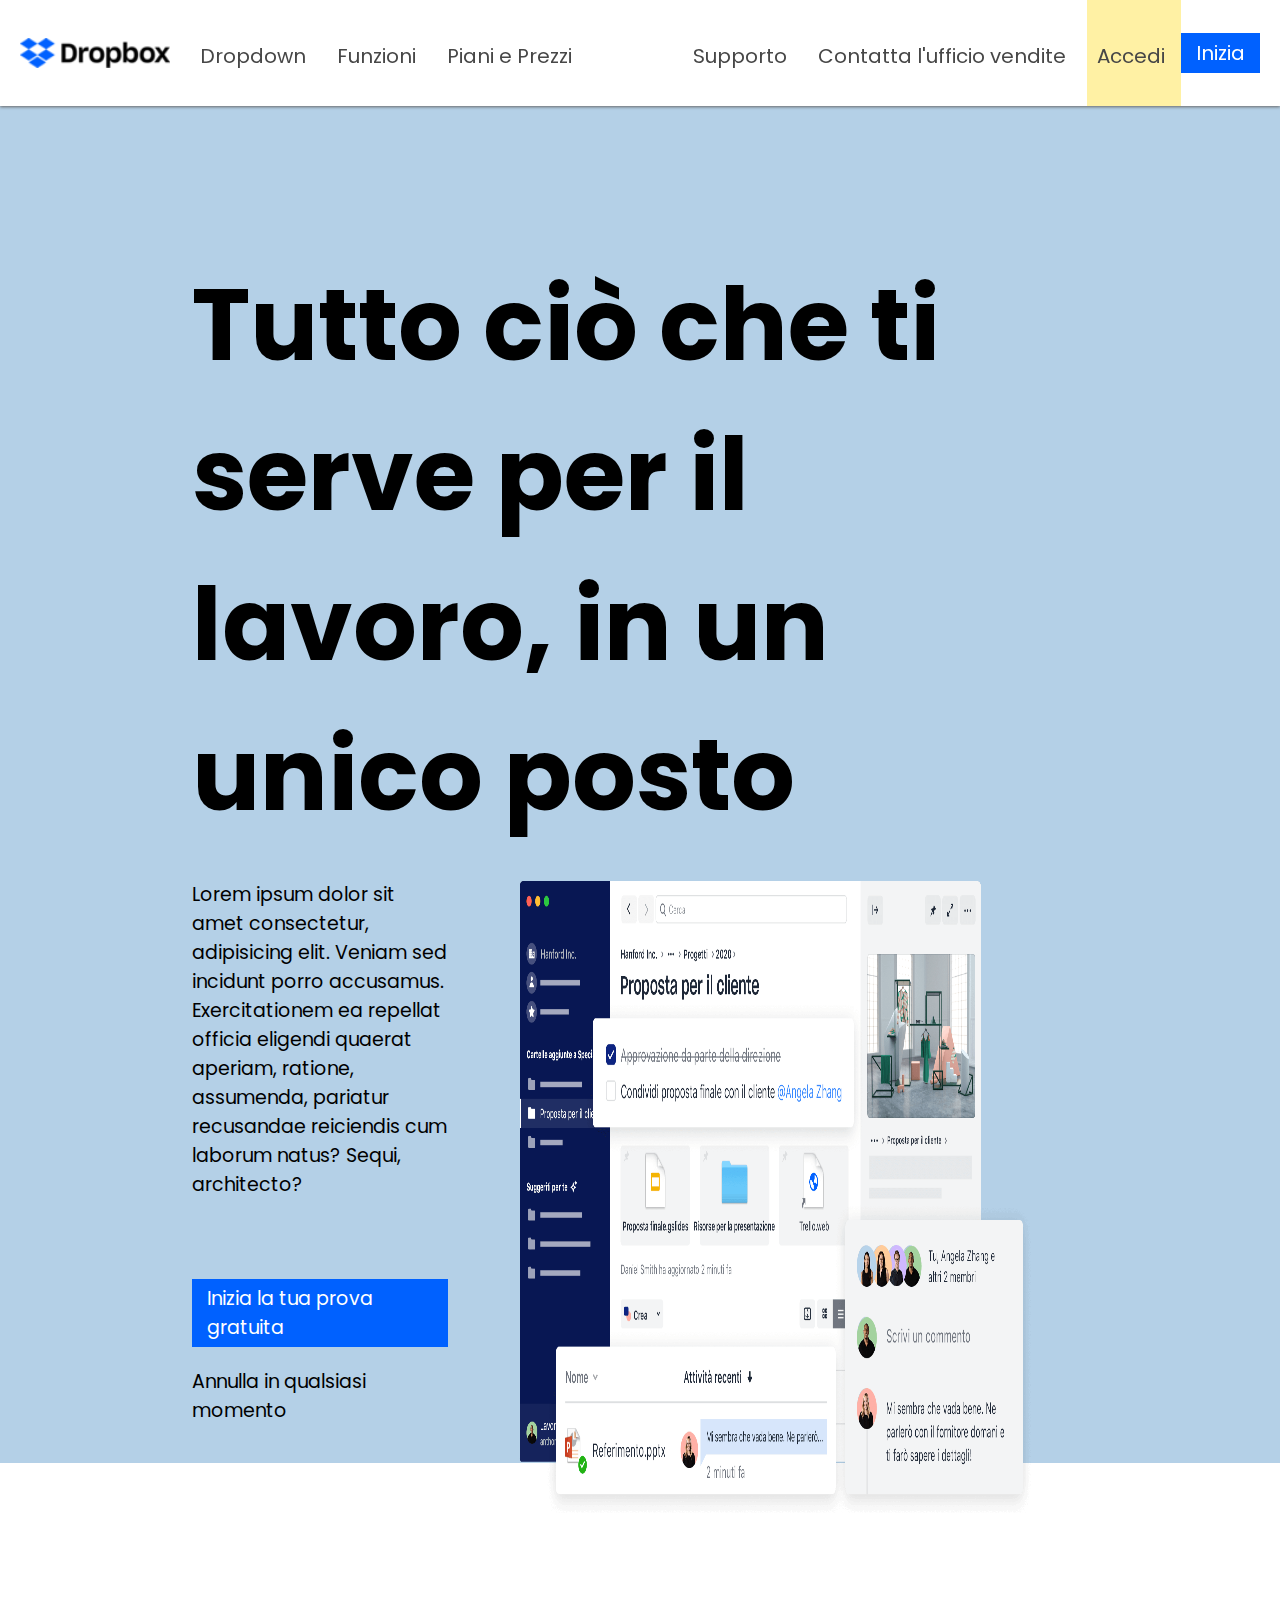
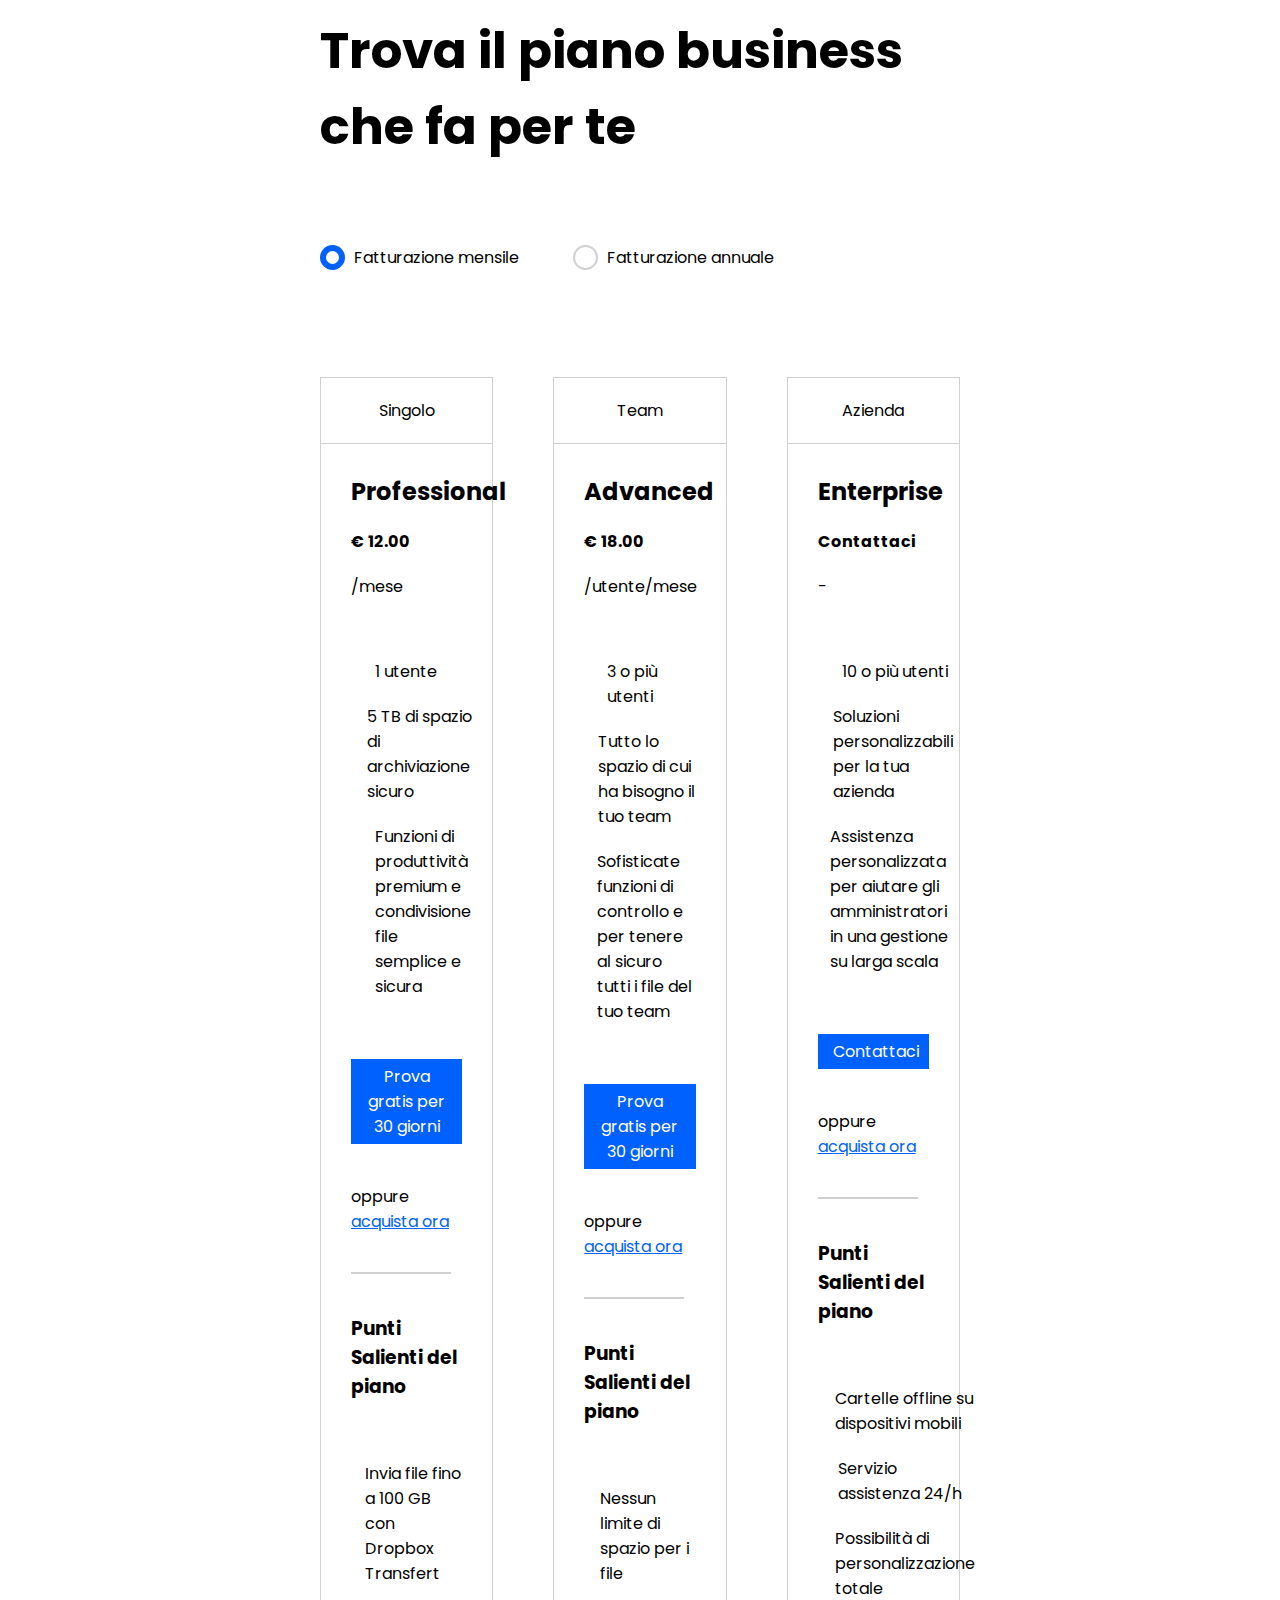
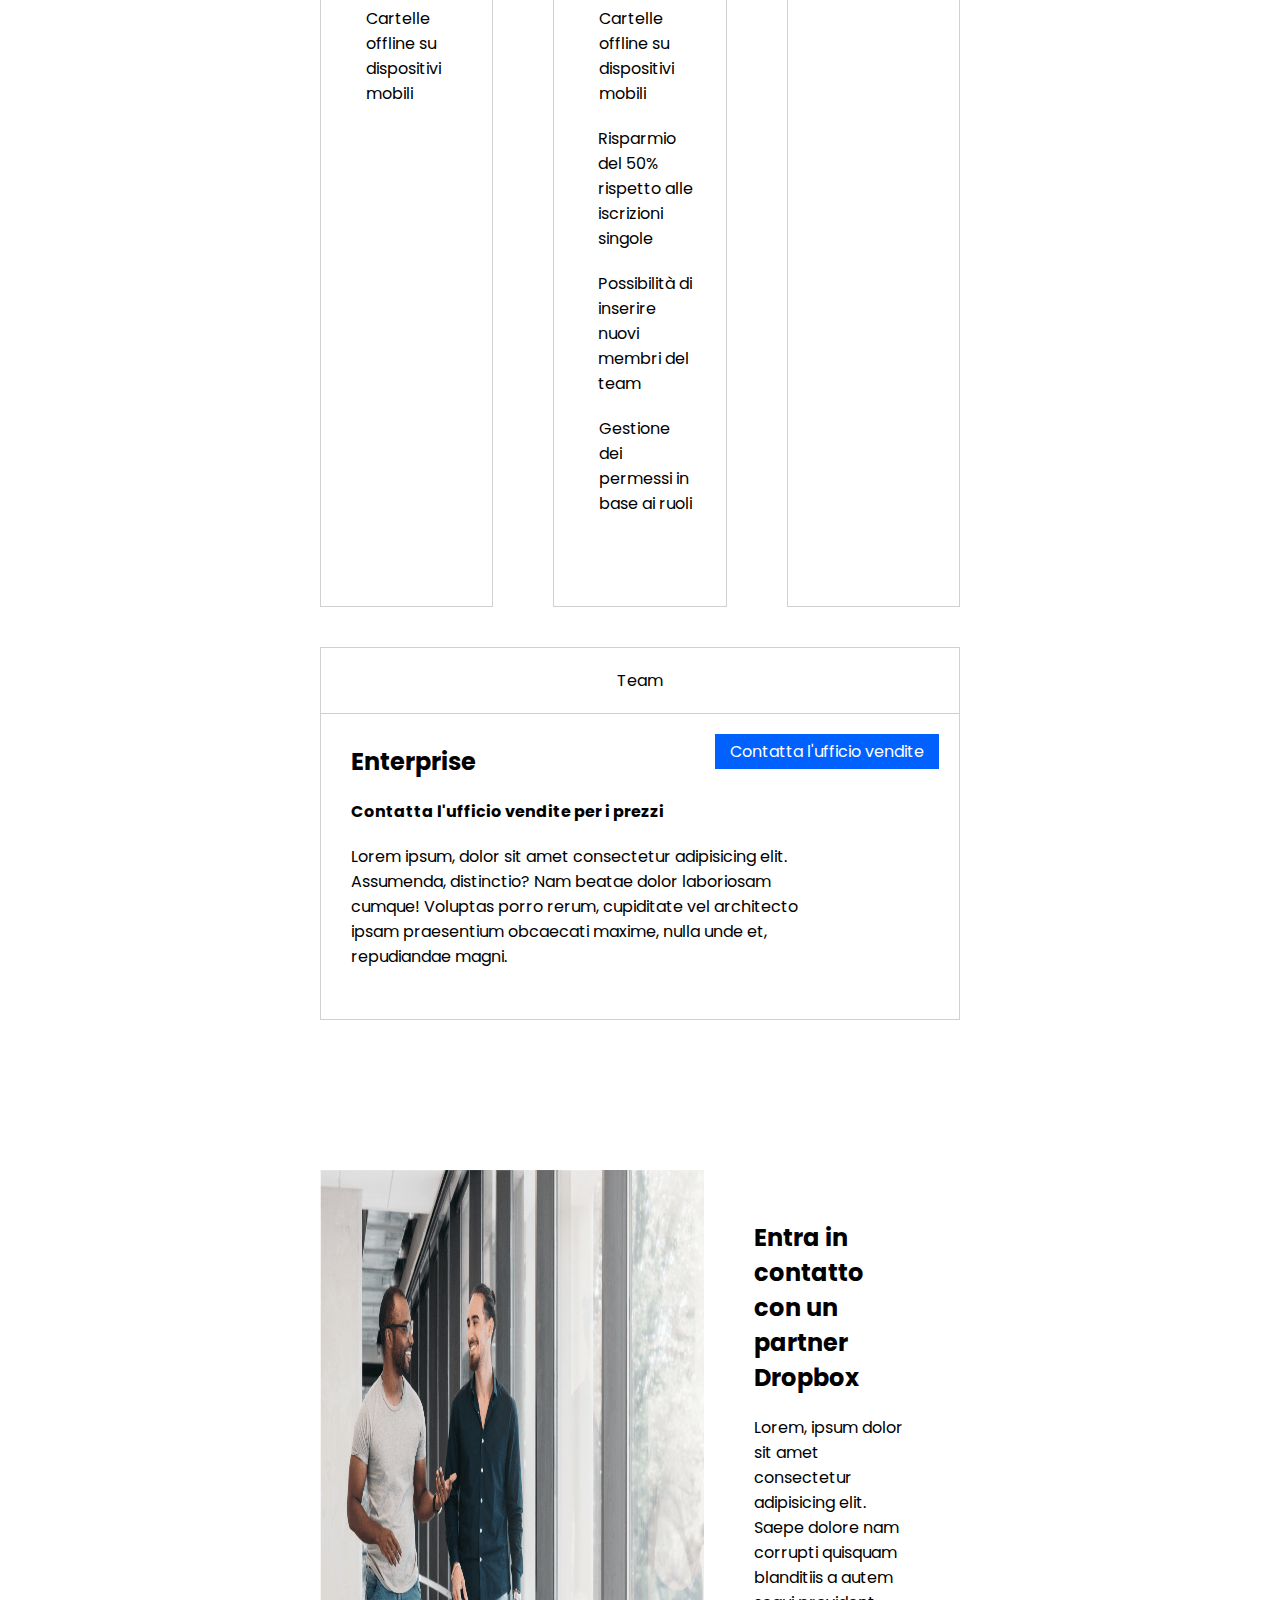
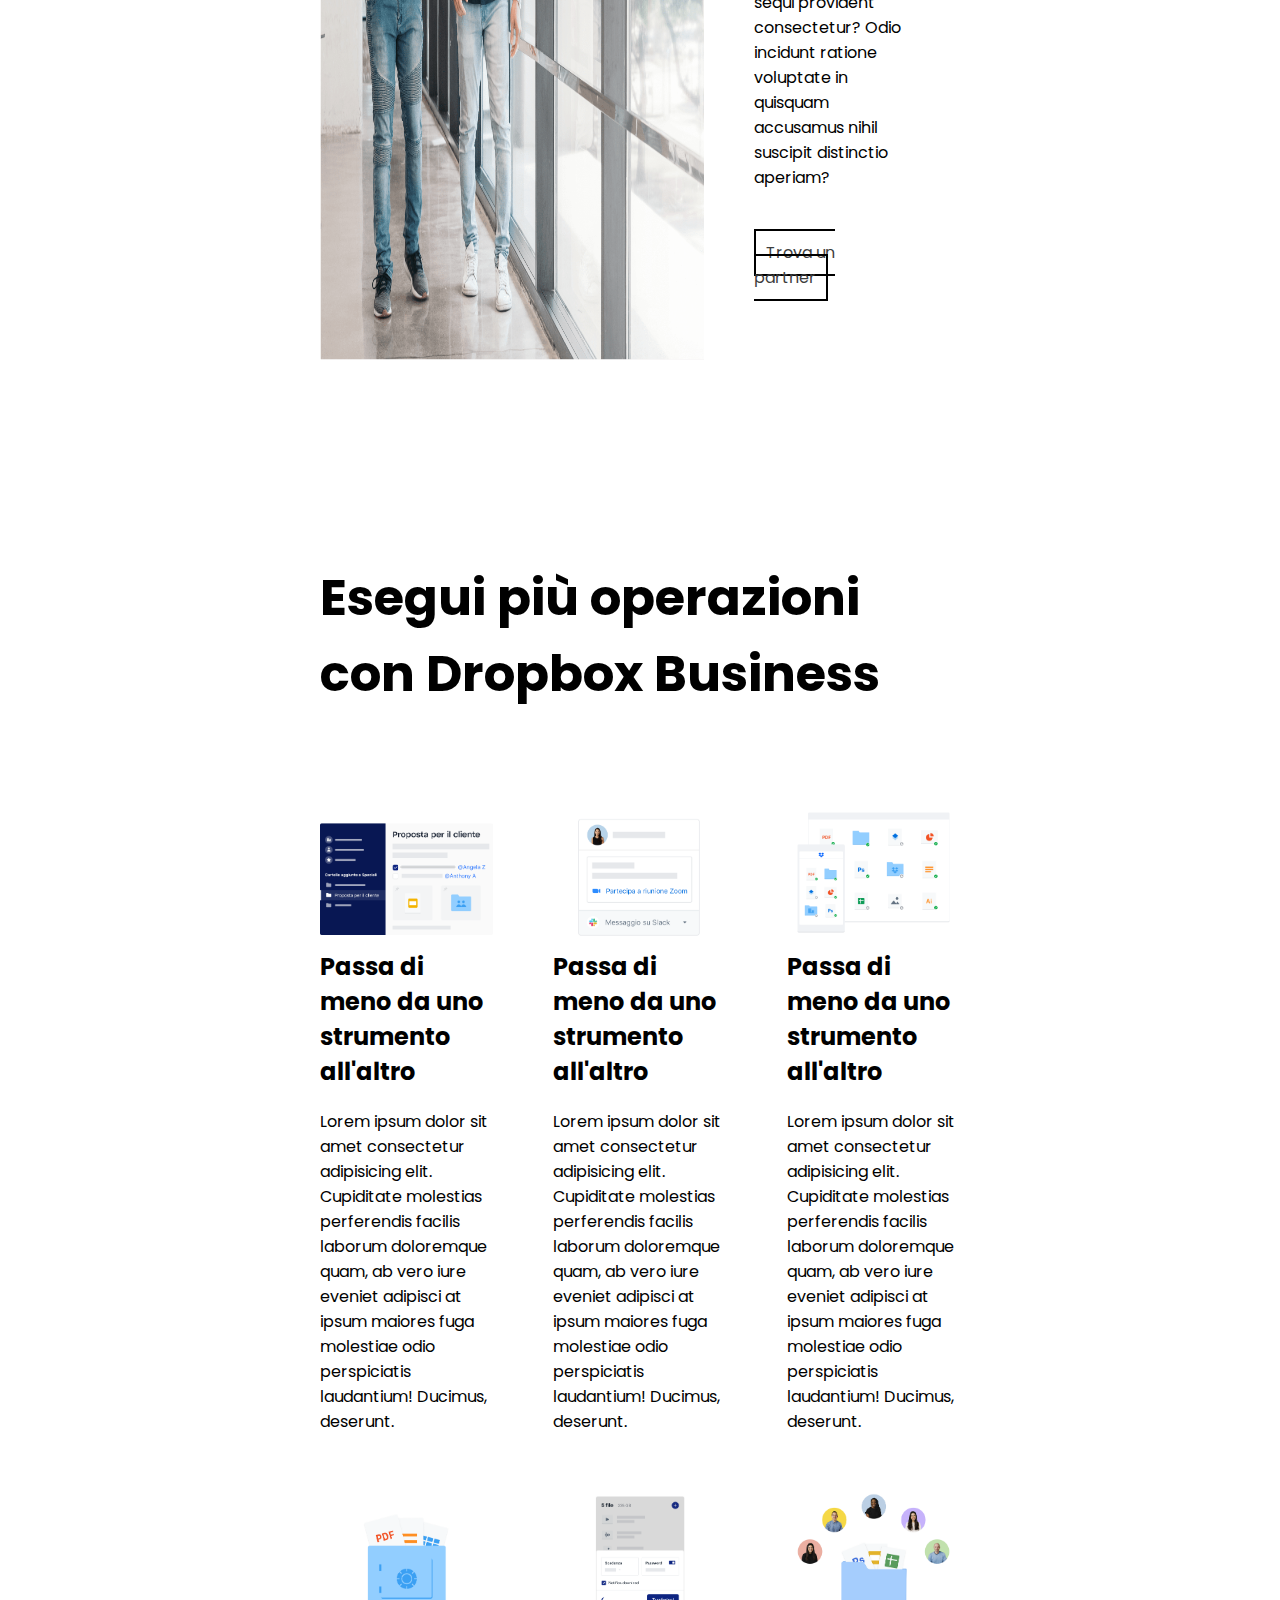
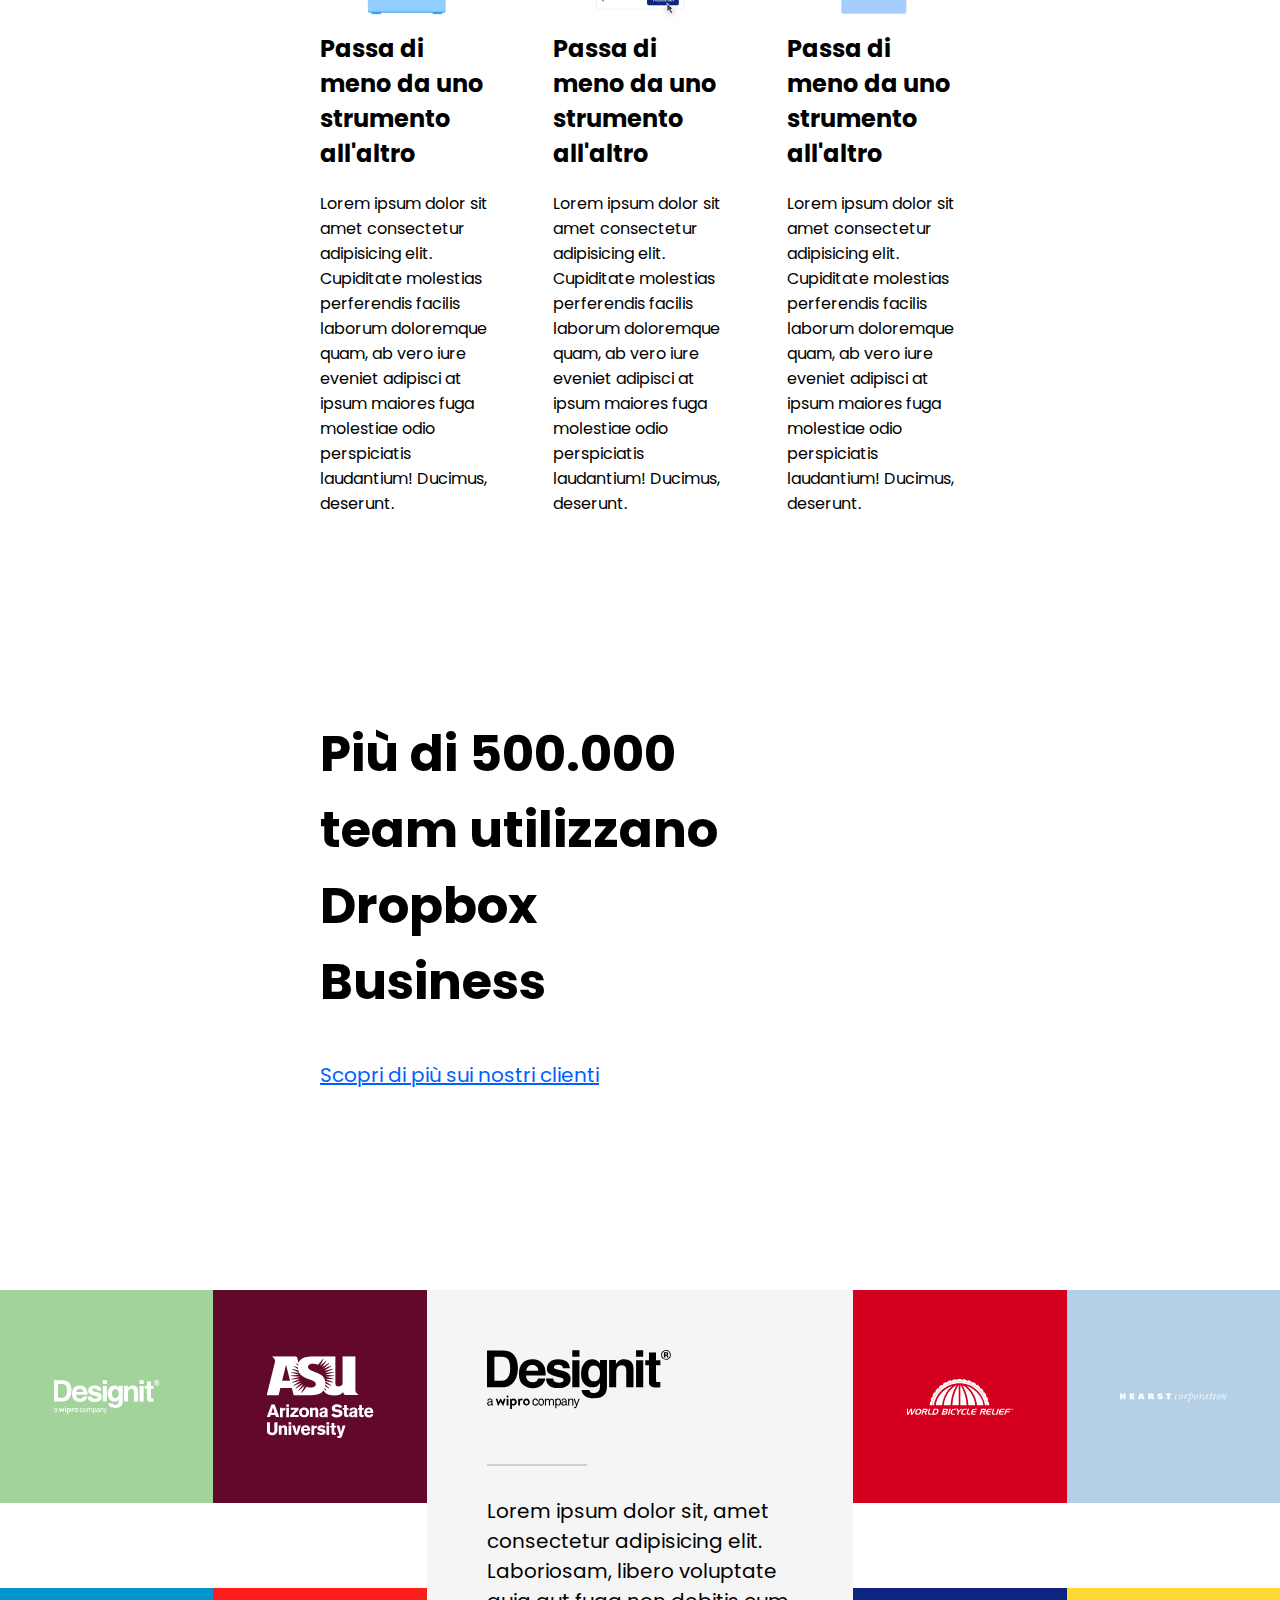
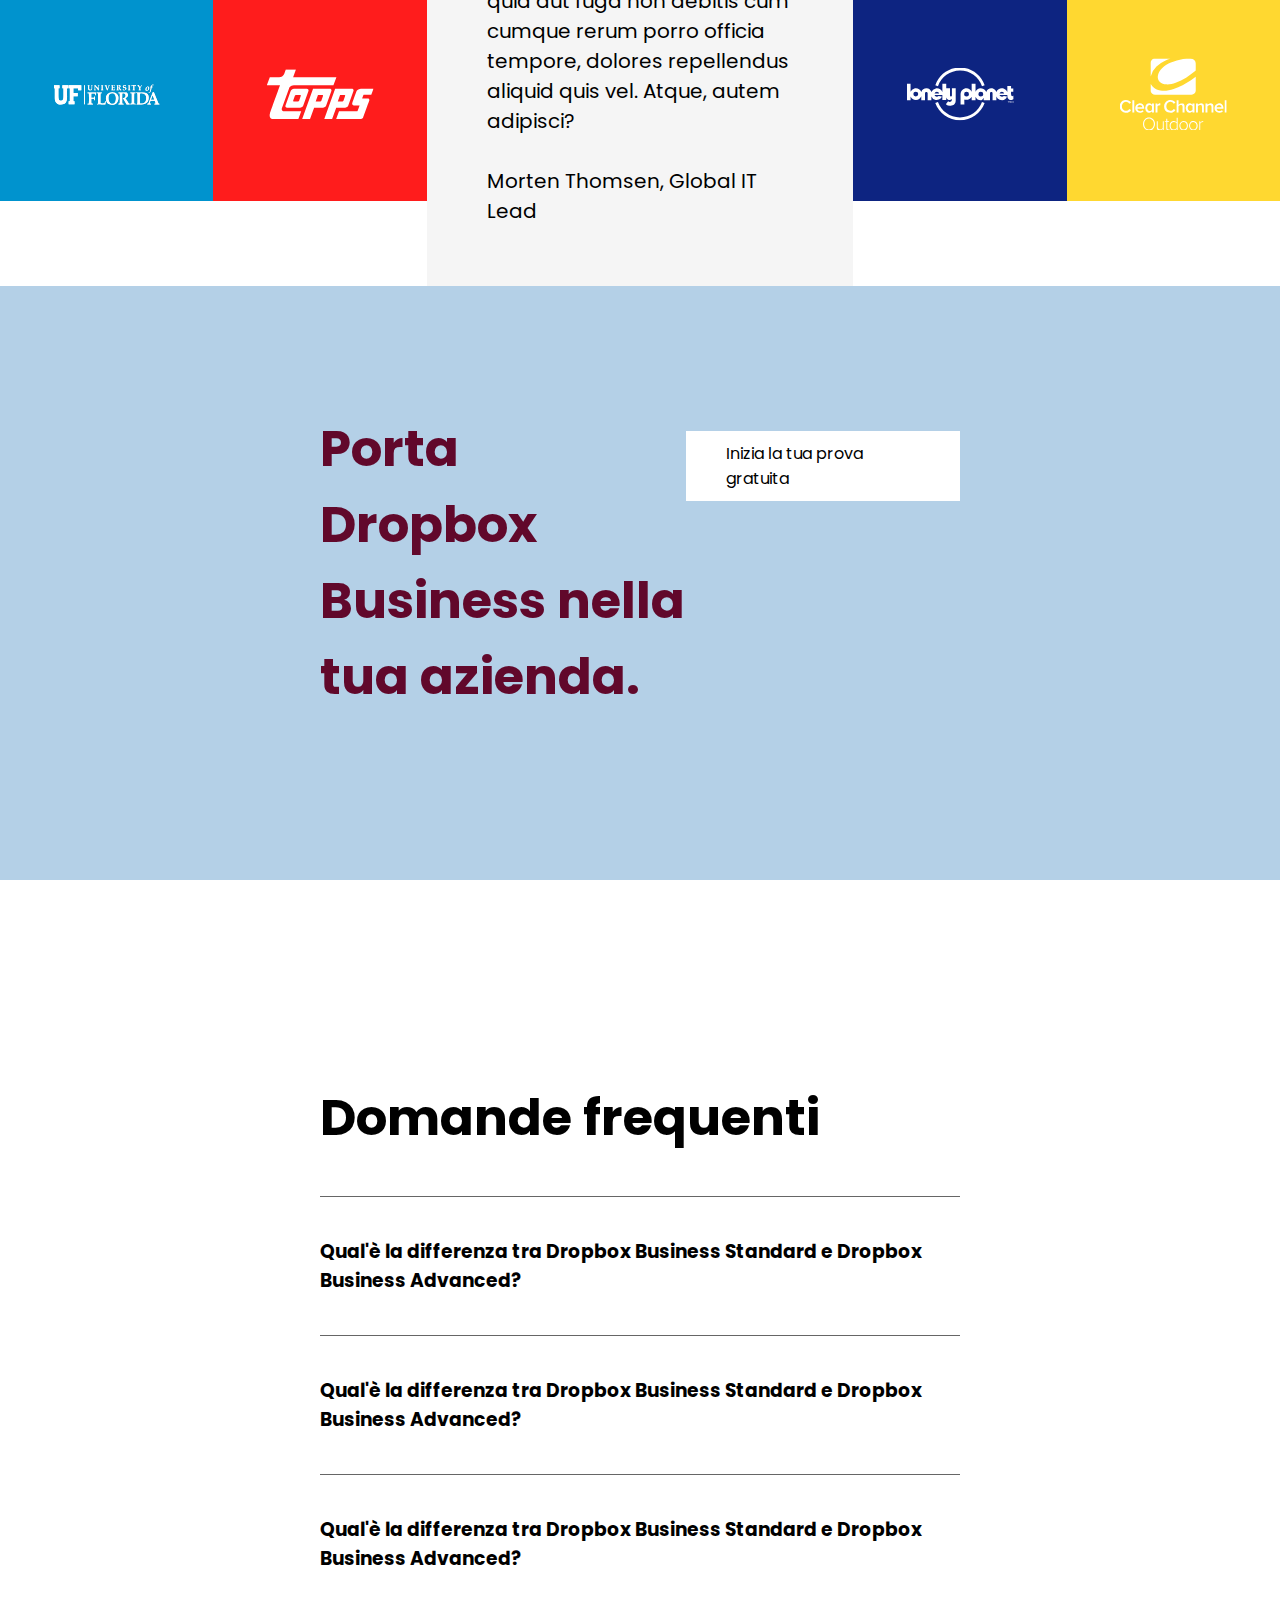
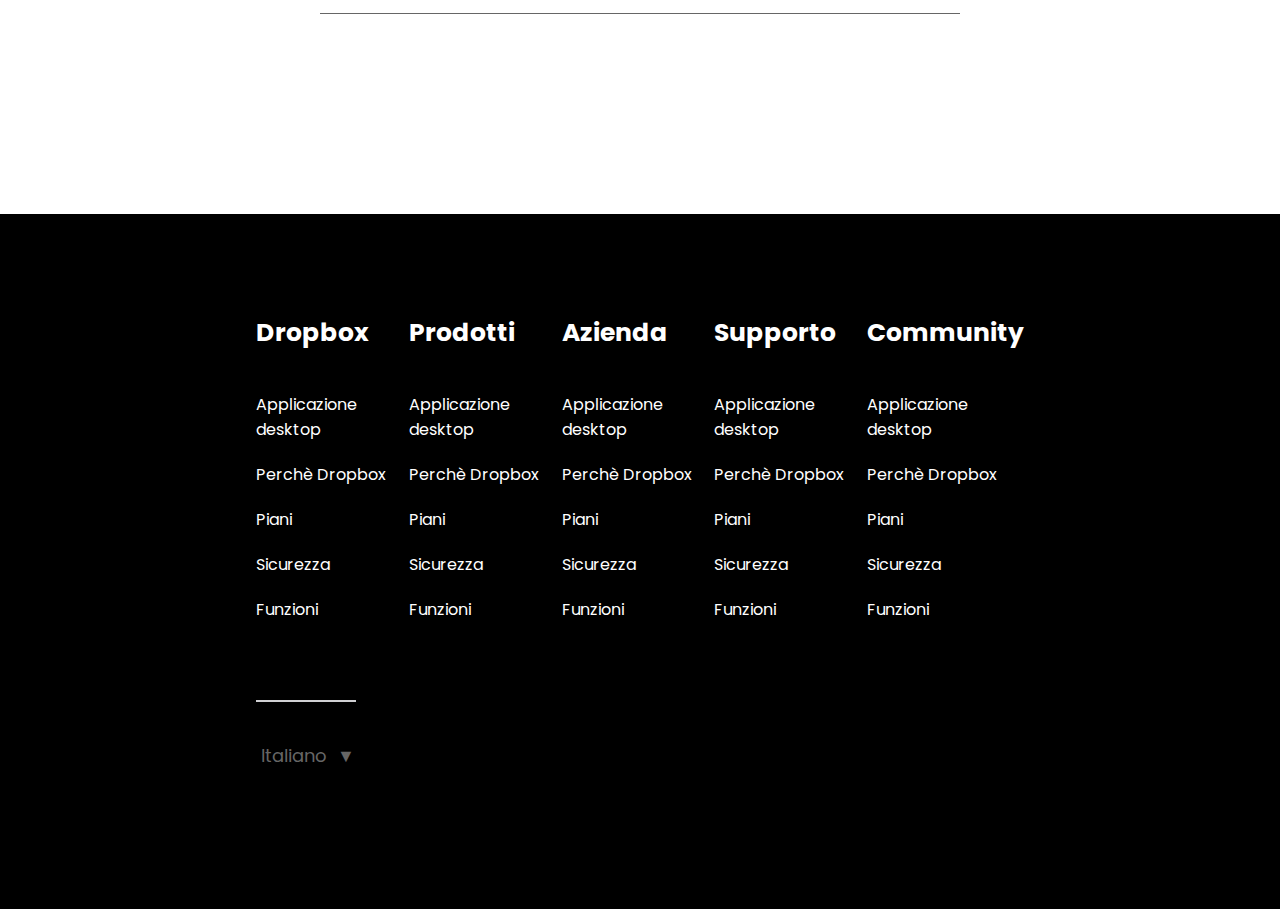
<file: index.html>
<!DOCTYPE html>
<html lang="en">
<head>
    <meta charset="UTF-8">
    <meta http-equiv="X-UA-Compatible" content="IE=edge">
    <meta name="viewport" content="width=device-width, initial-scale=1.0">
    <title>Dropbox</title>
    <link rel="stylesheet" href="https://cdnjs.cloudflare.com/ajax/libs/font-awesome/6.1.1/css/all.min.css" integrity="sha512-KfkfwYDsLkIlwQp6LFnl8zNdLGxu9YAA1QvwINks4PhcElQSvqcyVLLD9aMhXd13uQjoXtEKNosOWaZqXgel0g==" crossorigin="anonymous" referrerpolicy="no-referrer" />
    <link rel="preconnect" href="https://fonts.googleapis.com">
    <link rel="preconnect" href="https://fonts.gstatic.com" crossorigin>
    <link href="https://fonts.googleapis.com/css2?family=Poppins:wght@400;700;900&display=swap" rel="stylesheet">
    <link rel="stylesheet" href="css/style.css">
</head>
<body>
    <header>
        <section class="header-first">
            <div class="head-content">
                <div class="head-lx">
                    <div class="logo"><a href="index.html"><img src="img/logo-small.png" alt="logo"></a></div>
                    <nav class="menu">
                        <ul>
                            <li class="drop-button">
                                <a href="" target="_blank">Dropdown</a>
                                <div class="dropdown-content">
                                    <a href="#"><div>Cool</div></a>
                                    <a href="#"><div>Cooler</div></a>
                                    <a href="#"><div>Ice Cold</div></a>
                                </div>
                            </li>
                            <li class="b-black-bot"><a href="" target="_blank">Funzioni</a></li>
                            <li class="b-black-bot"><a href="" target="_blank">Piani e Prezzi</a></li>
                        </ul>
                    </nav>
                </div>
                <div class="head-rx">
                    <nav class="menu">
                        <ul>
                            <li class="b-black-bot"><a href="" target="_blank">Supporto</a></li>
                            <li class="b-black-bot"><a href="" target="_blank">Contatta l'ufficio vendite</a></li>
                            <li class="b-black-bot login"><a href="login.html" target="_blank">Accedi</a></li>
                        </ul>
                    </nav>
                    <a class="button-head blue-button" href="https://www.youtube.com/watch?v=dQw4w9WgXcQ" target="_blank">Inizia</a>
                </div>  
            </div>
        </section>
    </header>
    <main>
        <section class="jumbotron">
            <div class="container">
                <h1>Tutto ciò che ti serve per il lavoro, in un unico posto</h1>
                <div class="jumbo-bot">
                    <div class="jumbo-text">
                        <p>Lorem ipsum dolor sit amet consectetur, adipisicing elit. Veniam sed incidunt porro accusamus. Exercitationem ea repellat officia eligendi quaerat aperiam, ratione, assumenda, pariatur recusandae reiciendis cum laborum natus? Sequi, architecto?</p>
                        <a class="button-head blue-button" href="#"">Inizia la tua prova gratuita</a>
                        <br><span>Annulla in qualsiasi momento</span>
                        <br><a href="#business" class="black"><i class="fa-solid fa-arrow-down fa-4x"></i></a>
                    </div>
                    <img src="img/jumbo.png" alt="jumbotron">
                </div>
            </div>
        </section>
        <section class="business-plan">
            <div class="business-plan-top">
                <h2  id="business">Trova il piano business che fa per te</h2>
                <div class="check-active"></div>
                <span>Fatturazione mensile</span>
                <div class="check"></div>
                <span>Fatturazione annuale</span>
            </div>
            <div class="container-main">
                <div class="card">
                    <div class="card-top">
                        <i class="fa-solid fa-user"></i>
                        <span>Singolo</span>
                    </div>
                    <div class="card-main">
                        <h2>Professional</h2>
                        <br><strong>€ 12.00</strong>
                        <br><span>/mese</span>
                        <ul>
                            <li><i class="fa-solid fa-user"></i><div>1 utente</div></li>
                            <li><i class="fa-solid fa-folder"></i><div>5 TB di spazio di archiviazione sicuro</div></li>
                            <li><i class="fa-solid fa-share-nodes"></i><div class="card-text-width-fix">Funzioni di produttività premium e condivisione file semplice e sicura</div></li>
                        </ul>
                        <div class="button-head fix-block blue-button">Prova gratis per 30 giorni</div>
                        <div><span>oppure</span> <a href="" class="blue-fix">acquista ora</a></div>
                        <div class="spacer fix-block"></div>
                        <h3>Punti Salienti del piano</h3>
                        <ul>
                            <li><i class="fa-solid fa-check blue-fix"></i><div>Invia file fino a 100 GB con Dropbox Transfert</div></li>
                            <li><i class="fa-solid fa-check blue-fix"></i></i><div>Cartelle offline su dispositivi mobili</div></li>
                        </ul>
                    </div>    
                </div>
                <div class="card">
                    <div class="card-top">
                        <i class="fa-solid fa-users"></i>
                        <span>Team</span>
                    </div>
                    <div class="card-main">
                        <h2>Advanced</h2>
                        <br><strong>€ 18.00</strong>
                        <br><span>/utente/mese</span>
                        <ul>
                            <li><i class="fa-solid fa-users"></i><div>3 o più utenti</div></li>
                            <li><i class="fa-solid fa-folder"></i><div>Tutto lo spazio di cui ha bisogno il tuo team</div></li>
                            <li><i class="fa-solid fa-share-nodes"></i><div>Sofisticate funzioni di controllo e per tenere al sicuro tutti i file del tuo team</div></li>
                        </ul>
                        <div class="button-head fix-block blue-button">Prova gratis per 30 giorni</div>
                        <div><span>oppure</span> <a href="" class="blue-fix">acquista ora</a></div>
                        <div class="spacer fix-block"></div>
                        <h3>Punti Salienti del piano</h3>
                        <ul>
                            <li><i class="fa-solid fa-check blue-fix"></i><div>Nessun limite di spazio per i file</div></li>
                            <li><i class="fa-solid fa-check blue-fix"></i></i><div>Cartelle offline su dispositivi mobili</div></li>
                            <li><i class="fa-solid fa-check blue-fix"></i></i><div>Risparmio del 50% rispetto alle iscrizioni singole</div></li>
                            <li><i class="fa-solid fa-check blue-fix"></i></i><div>Possibilità di inserire nuovi membri del team</div></li>
                            <li><i class="fa-solid fa-check blue-fix"></i></i><div>Gestione dei permessi in base ai ruoli</div></li>
                        </ul>
                    </div>    
                </div>
                <div class="card">
                    <div class="card-top">
                        <i class="fa-solid fa-building"></i>
                        <span>Azienda</span>
                    </div>
                    <div class="card-main">
                        <h2>Enterprise</h2>
                        <br><strong>Contattaci</strong>
                        <br><span>-</span>
                        <ul>
                            <li><i class="fa-solid fa-user"></i><div>10 o più utenti</div></li>
                            <li><i class="fa-solid fa-folder"></i><div>Soluzioni personalizzabili per la tua azienda</div></li>
                            <li><i class="fa-solid fa-share-nodes"></i><div>Assistenza personalizzata per aiutare gli amministratori in una gestione su larga scala</div></li>
                        </ul>
                        <div class="button-head fix-block blue-button">Contattaci</div>
                        <div><span>oppure</span> <a href="" class="blue-fix">acquista ora</a></div>
                        <div class="spacer fix-block"></div>
                        <h3>Punti Salienti del piano</h3>
                        <ul>
                            <li><i class="fa-solid fa-check blue-fix"></i><div>Cartelle offline su dispositivi mobili</div></li>
                            <li><i class="fa-solid fa-check blue-fix"></i></i><div>Servizio assistenza 24/h</div></li>
                            <li><i class="fa-solid fa-check blue-fix"></i></i><div>Possibilità di personalizzazione totale</div></li>
                        </ul>
                    </div>    
                </div>
            </div>
            <div class="business-plan-bot">
                <div class="business-plan-bot-up">
                    <i class="fa-solid fa-building"></i>
                    <span>Team</span>    
                </div>
                <div class="business-plan-bot-main">
                    <div>
                        <h2>Enterprise</h2>
                        <strong>Contatta l'ufficio vendite per i prezzi</strong>
                        <p>Lorem ipsum, dolor sit amet consectetur adipisicing elit. Assumenda, distinctio? Nam beatae dolor laboriosam cumque! Voluptas porro rerum, cupiditate vel architecto ipsam praesentium obcaecati maxime, nulla unde et, repudiandae magni.</p>
                    </div>
                    <a class="button-head enterprise-button blue-button" href="">Contatta l'ufficio vendite</a>    
                </div>
            </div>
        </section>
        <section>
            <div class="container-partner">
                <img src="img/partner.png" alt="partner">
                <div>
                    <h2>Entra in contatto con un partner Dropbox</h2>
                    <p>Lorem, ipsum dolor sit amet consectetur adipisicing elit. Saepe dolore nam corrupti quisquam blanditiis a autem sequi provident consectetur? Odio incidunt ratione voluptate in quisquam accusamus nihil suscipit distinctio aperiam?</p>        
                    <div class="margin-fix"><a class="button-type-2 white-button" href="">Trova un partner</a></div>
                </div>
            </div>
        </section>
        <section>
            <div class="features-container">
                <h2 class="section-title">Esegui più operazioni con Dropbox Business</h2>
                <div class="features-flex">
                    <div class="card margin-fix">
                        <img src="img/business-feature-coordinate-it.png" alt="coordinates">
                        <div>
                            <h3>Passa di meno da uno strumento all'altro</h3>
                            <p>Lorem ipsum dolor sit amet consectetur adipisicing elit. Cupiditate molestias perferendis facilis laborum doloremque quam, ab vero iure eveniet adipisci at ipsum maiores fuga molestiae odio perspiciatis laudantium! Ducimus, deserunt.</p>
                        </div>
                    </div>
                    <div class="card margin-fix">
                        <img src="img/business-feature-integrations-it.png" alt="coordinates">
                        <div>
                            <h3>Passa di meno da uno strumento all'altro</h3>
                            <p>Lorem ipsum dolor sit amet consectetur adipisicing elit. Cupiditate molestias perferendis facilis laborum doloremque quam, ab vero iure eveniet adipisci at ipsum maiores fuga molestiae odio perspiciatis laudantium! Ducimus, deserunt.</p>
                        </div>
                    </div>
                    <div class="card margin-fix">
                        <img src="img/business-feature-multi-device.png" alt="coordinates">
                        <div>
                            <h3>Passa di meno da uno strumento all'altro</h3>
                            <p>Lorem ipsum dolor sit amet consectetur adipisicing elit. Cupiditate molestias perferendis facilis laborum doloremque quam, ab vero iure eveniet adipisci at ipsum maiores fuga molestiae odio perspiciatis laudantium! Ducimus, deserunt.</p>
                        </div>
                    </div>
                    <div class="card margin-fix">
                        <img src="img/business-feature-security.png" alt="coordinates">
                        <div>
                            <h3>Passa di meno da uno strumento all'altro</h3>
                            <p>Lorem ipsum dolor sit amet consectetur adipisicing elit. Cupiditate molestias perferendis facilis laborum doloremque quam, ab vero iure eveniet adipisci at ipsum maiores fuga molestiae odio perspiciatis laudantium! Ducimus, deserunt.</p>
                        </div>
                    </div>
                    <div class="card margin-fix">
                        <img src="img/business-feature-send-files-it.png" alt="coordinates">
                        <div>
                            <h3>Passa di meno da uno strumento all'altro</h3>
                            <p>Lorem ipsum dolor sit amet consectetur adipisicing elit. Cupiditate molestias perferendis facilis laborum doloremque quam, ab vero iure eveniet adipisci at ipsum maiores fuga molestiae odio perspiciatis laudantium! Ducimus, deserunt.</p>
                        </div>
                    </div>
                    <div class="card margin-fix">
                        <img src="img/business-feature-switching-tools.png" alt="coordinates">
                        <div>
                            <h3>Passa di meno da uno strumento all'altro</h3>
                            <p>Lorem ipsum dolor sit amet consectetur adipisicing elit. Cupiditate molestias perferendis facilis laborum doloremque quam, ab vero iure eveniet adipisci at ipsum maiores fuga molestiae odio perspiciatis laudantium! Ducimus, deserunt.</p>
                        </div>
                    </div>
                </div>
            </div>
        </section>
        <section>
            <div class="cta-customers">
                <h2 class="section-title">Più di 500.000 team utilizzano Dropbox Business</h2>
                <a class="blue-fix" href="#">Scopri di più sui nostri clienti</a>
            </div>
        </section>
        <section>
            <div class="designit-container">
                <div class="designit-lateral">
                    <div class="square" id="designit"><img src="img/designit.svg" alt="designit"></div>
                    <div class="square" id="asu"><img src="img/arizona_state_university.svg" alt="asu"></div>
                    <div class="square" id="uf"><img src="img/university_of_florida.svg" alt="uf"></div>
                    <div class="square" id="topps"><img src="img/topps.svg" alt="topps"></div>
                </div>
                <div class="designit-center">
                    <img src="img/designit.svg" alt="designit">
                    <div class="spacer"></div>
                    <p>Lorem ipsum dolor sit, amet consectetur adipisicing elit. Laboriosam, libero voluptate quia aut fuga non debitis cum cumque rerum porro officia tempore, dolores repellendus aliquid quis vel. Atque, autem adipisci?</p>
                    <span>Morten Thomsen, Global IT Lead</span>
                </div>
                <div class="designit-lateral">
                    <div class="square" id="bicycle"><img src="img/world_bicycle_relief.svg" alt="world bicycle"></div>
                    <div class="square" id="hearts"><img src="img/hearst_corp.svg" alt="hearts corp"></div>
                    <div class="square" id="planet"><img src="img/lonely_planet.svg" alt="lonely planet"></div>
                    <div class="square" id="cchannel"><img src="img/clear_channel.svg" alt="clear channel"></div>
                </div>
            </div>
        </section>
        <section class="bg-color-cta">
            <div class="cta-business">
                <h2 class="section-title">Porta Dropbox Business nella tua azienda.</h2>
                <a href="#" class="button-cta white-button">Inizia la tua prova gratuita</a>    
            </div>
        </section>
        <section>
            <div class="faq-container">
                <h2 class="section-title">Domande frequenti</h2>
                <div class="faq-content">
                    <h3>Qual'è la differenza tra Dropbox Business Standard e Dropbox Business Advanced?</h3>
                    <p class="faq-text">Lorem ipsum dolor sit amet consectetur adipisicing elit. Debitis aliquid necessitatibus assumenda quae, porro tenetur velit distinctio quos? Quibusdam consequatur recusandae, fugiat dolor tempore nihil enim alias ipsum consequuntur tenetur.</p>
                    <i class="fa-solid fa-angle-down angle-up"></i>
                    <i class="fa-solid fa-angle-up angle-down"></i>
                </div>
                <div class="faq-content">
                    <h3>Qual'è la differenza tra Dropbox Business Standard e Dropbox Business Advanced?</h3>
                    <p class="faq-text">Lorem ipsum dolor sit amet consectetur adipisicing elit. Debitis aliquid necessitatibus assumenda quae, porro tenetur velit distinctio quos? Quibusdam consequatur recusandae, fugiat dolor tempore nihil enim alias ipsum consequuntur tenetur.</p>
                    <i class="fa-solid fa-angle-down angle-up"></i>
                    <i class="fa-solid fa-angle-up angle-down"></i>
                </div>
                <div class="faq-content border-bottom">
                    <h3>Qual'è la differenza tra Dropbox Business Standard e Dropbox Business Advanced?</h3>
                    <p class="faq-text">Lorem ipsum dolor sit amet consectetur adipisicing elit. Debitis aliquid necessitatibus assumenda quae, porro tenetur velit distinctio quos? Quibusdam consequatur recusandae, fugiat dolor tempore nihil enim alias ipsum consequuntur tenetur.</p>
                    <i class="fa-solid fa-angle-down angle-up"></i>
                    <i class="fa-solid fa-angle-up angle-down"></i>
                </div>
            </div>
        </section>
    </main>
    <footer>
        <div class="footer-container">
            <div class="footer-flex">
                <div>
                    <h3>Dropbox</h3>
                    <ul>
                        <a href=""><li>Applicazione desktop</li></a>
                        <a href=""><li>Perchè Dropbox</li></a>
                        <a href=""><li>Piani</li></a>
                        <a href=""><li>Sicurezza</li></a>
                        <a href=""><li>Funzioni</li></a>
                    </ul>
                </div>
                <div>
                    <h3>Prodotti</h3>
                    <ul>
                        <a href=""><li>Applicazione desktop</li></a>
                        <a href=""><li>Perchè Dropbox</li></a>
                        <a href=""><li>Piani</li></a>
                        <a href=""><li>Sicurezza</li></a>
                        <a href=""><li>Funzioni</li></a>
                    </ul>
                </div>
                <div>
                    <h3>Azienda</h3>
                    <ul>
                        <a href=""><li>Applicazione desktop</li></a>
                        <a href=""><li>Perchè Dropbox</li></a>
                        <a href=""><li>Piani</li></a>
                        <a href=""><li>Sicurezza</li></a>
                        <a href=""><li>Funzioni</li></a>
                    </ul>
                </div>
                <div>
                    <h3>Supporto</h3>
                    <ul>
                        <a href=""><li>Applicazione desktop</li></a>
                        <a href=""><li>Perchè Dropbox</li></a>
                        <a href=""><li>Piani</li></a>
                        <a href=""><li>Sicurezza</li></a>
                        <a href=""><li>Funzioni</li></a>
                    </ul>
                </div>
                <div>
                    <h3>Community</h3>
                    <ul>
                        <a href=""><li>Applicazione desktop</li></a>
                        <a href=""><li>Perchè Dropbox</li></a>
                        <a href=""><li>Piani</li></a>
                        <a href=""><li>Sicurezza</li></a>
                        <a href=""><li>Funzioni</li></a>
                    </ul>
                </div>
            </div>
            <div class="spacer"></div>
            <div class="language">
                <i class="fa-solid fa-earth-africa"></i>
                <span>Italiano</span> <span>&#9660;</span>
            </div>
        </div>    
    </footer>
</body>
</html>
</file>
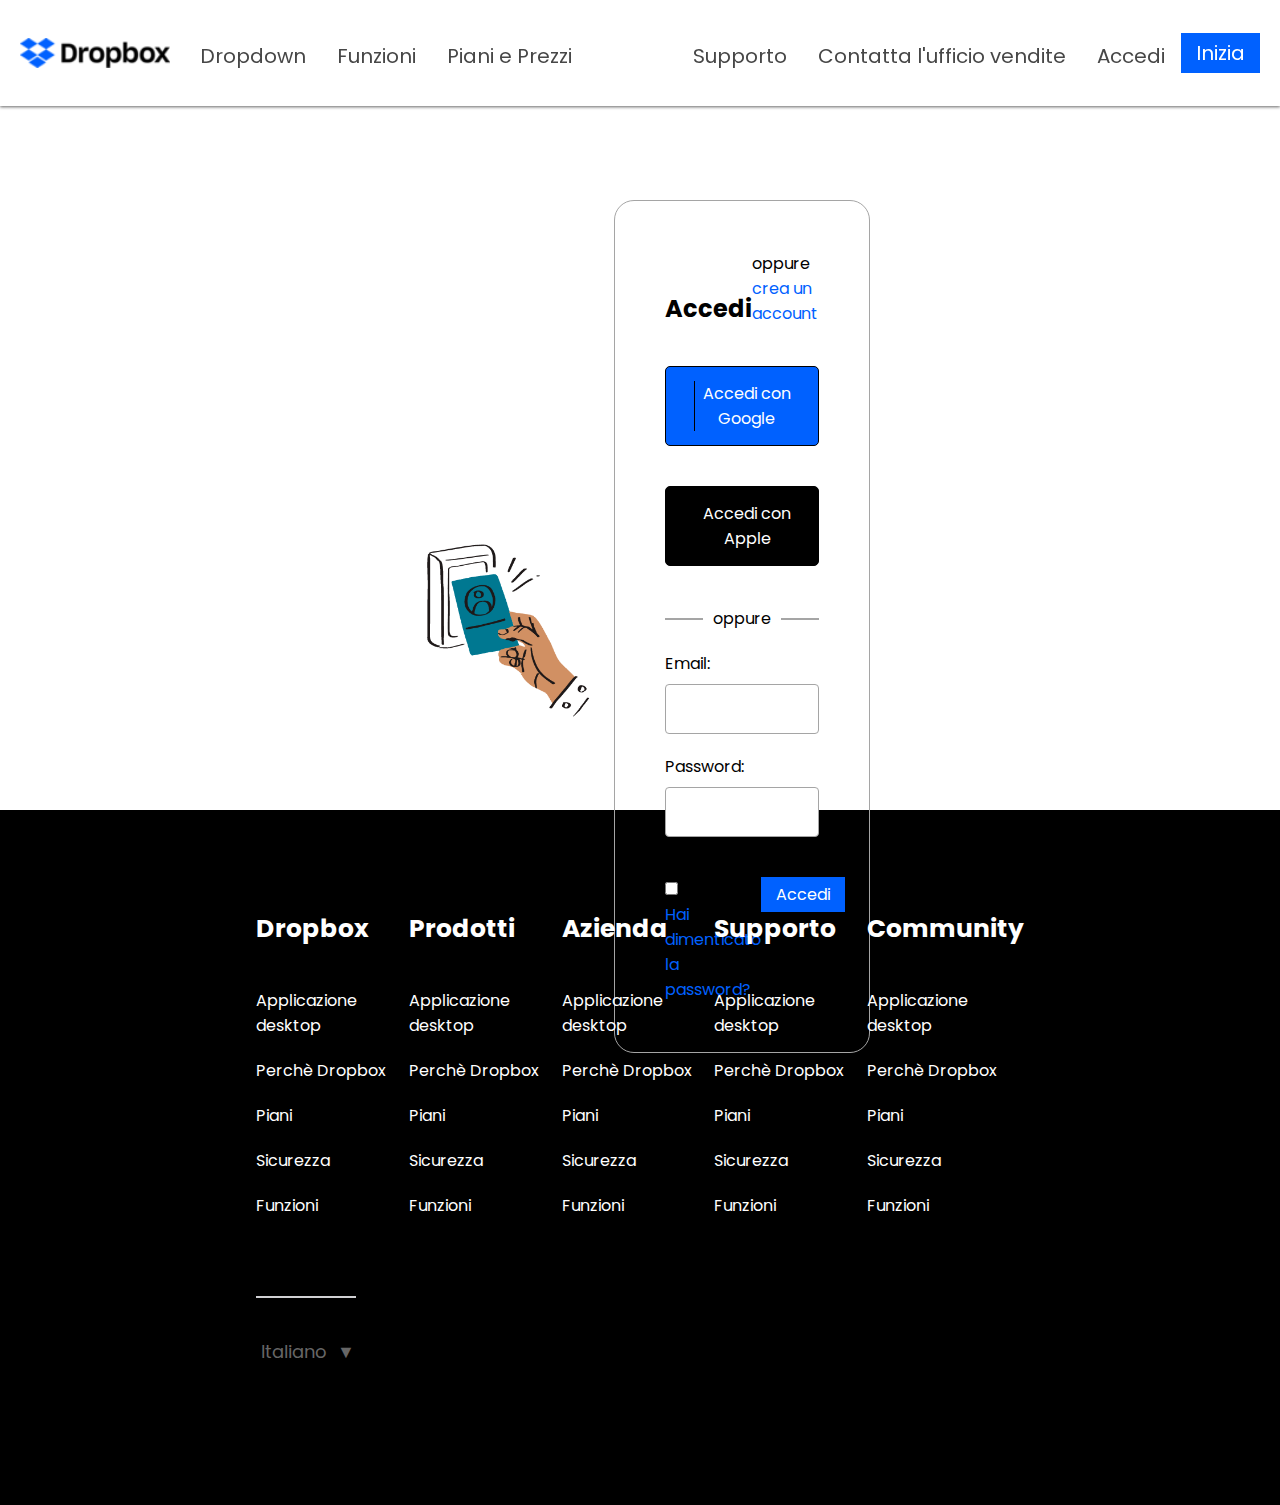
<file: login.html>
<!DOCTYPE html>
<html lang="en">
<head>
    <meta charset="UTF-8">
    <meta http-equiv="X-UA-Compatible" content="IE=edge">
    <meta name="viewport" content="width=device-width, initial-scale=1.0">
    <title>Login-Dropbox</title>
    <link rel="stylesheet" href="https://cdnjs.cloudflare.com/ajax/libs/font-awesome/6.1.1/css/all.min.css" integrity="sha512-KfkfwYDsLkIlwQp6LFnl8zNdLGxu9YAA1QvwINks4PhcElQSvqcyVLLD9aMhXd13uQjoXtEKNosOWaZqXgel0g==" crossorigin="anonymous" referrerpolicy="no-referrer" />
    <link rel="preconnect" href="https://fonts.googleapis.com">
    <link rel="preconnect" href="https://fonts.gstatic.com" crossorigin>
    <link href="https://fonts.googleapis.com/css2?family=Poppins:wght@400;700;900&display=swap" rel="stylesheet">
    <link rel="stylesheet" href="css/style.css">
</head>
<body>
    <header>
        <section class="header-first">
            <div class="head-content">
                <div class="head-lx">
                    <div class="logo"><a href="index.html"><img src="img/logo-small.png" alt="logo"></a></div>
                    <nav class="menu">
                        <ul>
                            <li class="drop-button">
                                <a href="" target="_blank">Dropdown</a>
                                <div class="dropdown-content">
                                    <a href="#"><div>Cool</div></a>
                                    <a href="#"><div>Cooler</div></a>
                                    <a href="#"><div>Ice Cold</div></a>
                                </div>
                            </li>
                            <li class="b-black-bot"><a href="" target="_blank">Funzioni</a></li>
                            <li class="b-black-bot"><a href="" target="_blank">Piani e Prezzi</a></li>
                        </ul>
                    </nav>
                </div>
                <div class="head-rx">
                    <nav class="menu">
                        <ul>
                            <li class="b-black-bot"><a href="" target="_blank">Supporto</a></li>
                            <li class="b-black-bot"><a href="" target="_blank">Contatta l'ufficio vendite</a></li>
                            <li class="b-black-bot"><a href="" target="_blank">Accedi</a></li>
                        </ul>
                    </nav>
                    <a class="button-head blue-button" href="https://www.youtube.com/watch?v=dQw4w9WgXcQ" target="_blank">Inizia</a>
                </div>  
            </div>
        </section>
    </header>
    <main>
        <section class="login-section">
            <div class="login-container">
                <img src="img/login.PNG" alt="login">
                <div class="login-card">
                    <div class="login-card-top">
                        <h2>Accedi</h2>
                        <div><span>oppure</span> <a href="">crea un account</a></div>    
                    </div>
                    <div class="login-button login-blue blue-button">
                        <i class="fa-brands fa-google"></i>
                        <span>Accedi con Google</span> 
                    </div>
                    <div class="login-button login-black black-button">
                        <i class="fa-brands fa-apple"></i>
                        <span>Accedi con Apple</span> 
                    </div>
                    <div class="login-spacer-container">
                        <div class="login-spacer"></div>
                        <span>oppure</span>
                        <div class="login-spacer"></div>
                    </div>
                    <div class="credential">
                        <label for="email">Email:</label>
                        <br><input type="email" id="email" name="email">
                        <label for="password">Password:</label>
                        <br><input type="password" id="password" name="password">
                    </div>
                    <div class="login-card-bot">
                        <div>
                            <input type="checkbox">
                            <label for="remind">Ricordami</label>
                            <br><a href="">Hai dimenticato la password?</a>
                        </div>
                        <a href="" class="button-head blue-button">Accedi</a>
                    </div>
                </div>
            </div>
        </section>    
    </main>
    <footer>
        <div class="footer-container">
            <div class="footer-flex">
                <div>
                    <h3>Dropbox</h3>
                    <ul>
                        <a href=""><li>Applicazione desktop</li></a>
                        <a href=""><li>Perchè Dropbox</li></a>
                        <a href=""><li>Piani</li></a>
                        <a href=""><li>Sicurezza</li></a>
                        <a href=""><li>Funzioni</li></a>
                    </ul>
                </div>
                <div>
                    <h3>Prodotti</h3>
                    <ul>
                        <a href=""><li>Applicazione desktop</li></a>
                        <a href=""><li>Perchè Dropbox</li></a>
                        <a href=""><li>Piani</li></a>
                        <a href=""><li>Sicurezza</li></a>
                        <a href=""><li>Funzioni</li></a>
                    </ul>
                </div>
                <div>
                    <h3>Azienda</h3>
                    <ul>
                        <a href=""><li>Applicazione desktop</li></a>
                        <a href=""><li>Perchè Dropbox</li></a>
                        <a href=""><li>Piani</li></a>
                        <a href=""><li>Sicurezza</li></a>
                        <a href=""><li>Funzioni</li></a>
                    </ul>
                </div>
                <div>
                    <h3>Supporto</h3>
                    <ul>
                        <a href=""><li>Applicazione desktop</li></a>
                        <a href=""><li>Perchè Dropbox</li></a>
                        <a href=""><li>Piani</li></a>
                        <a href=""><li>Sicurezza</li></a>
                        <a href=""><li>Funzioni</li></a>
                    </ul>
                </div>
                <div>
                    <h3>Community</h3>
                    <ul>
                        <a href=""><li>Applicazione desktop</li></a>
                        <a href=""><li>Perchè Dropbox</li></a>
                        <a href=""><li>Piani</li></a>
                        <a href=""><li>Sicurezza</li></a>
                        <a href=""><li>Funzioni</li></a>
                    </ul>
                </div>
            </div>
            <div class="spacer"></div>
            <div class="language">
                <i class="fa-solid fa-earth-africa"></i>
                <span>Italiano</span> <span>&#9660;</span>
            </div>
        </div>    
    </footer>
</body>
</html>
</file>
<file: css/style.css>
*{
    margin: 0;
    padding: 0;
    box-sizing: border-box;
    /* outline: 0.5px solid red; */
    font-family: 'Poppins', sans-serif;
}

header img{
    width: 100%;
}

/* header */

.header-first{
    background-color: white;
    position: fixed;
    width: 100%;
    z-index: 4;
    top: 0;
    box-shadow: 0 1px 3px #666666;  
    font-size: 20px;
    height: 106px;
}

.head-lx, .head-rx{
    display: flex;
    align-items: center;
}

.head-content{
    display: flex;
    justify-content: space-between;
}

.menu li{
    display: inline-block;
    list-style: none;
    line-height: 100px;
    padding: 0 10px;
}

.head-lx>.menu{
    margin-left: 20px;
}

.button-head{
    padding: 5px 15px;
    background-color: #0061ff;
    color: white;
    text-decoration: none;
}

.head-rx>a{
    margin-right: 20px;
}

.b-black-bot:hover{
    border-bottom: 3px solid black;
}


.menu li a{
    text-decoration: none;
    display: inline-block;
    padding: 6px 6px 0 0;
    color: rgb(71, 71, 71);
}

.logo{
    display: inline-block;
    padding-left: 20px;
}

.logo img{
    display: block;
    width: 150px;
}

header ul{
    display: inline-block;
}

.login{
    background-color: #fff1a4;
}
/* dropdown */

.drop-button:hover .dropdown-content{
    display: flex;
}

.drop-button:hover{
    background-color: #f3f3f3;
}

.drop-button{
    position: relative;
}

.dropdown-content{
    display: none;
    position: absolute;
    top: 105px;
    background-color: #f3f3f3;
    min-width: 250px;
    z-index: 1;
    flex-direction: column;
    margin-left: -10px;
    box-shadow: 0 1px 3px #666666; 
}

.dropdown-content a{
    color: black;
    padding: 12px 16px;
    text-decoration: none;
    display: block;
}

.dropdown-content a div{
    padding-left: 20px;
}

.dropdown-content a:hover{
    background-color: #ddd;
}

/* jumbo */

.jumbotron{
    padding-top: 200px;
    background-color: #b4d0e7;
}

.container{
    margin: 0 auto;
    width: 70%;
    transform: translateY(50px);
}

.container>h1{
    font-size: 100px;
    font-weight: 700;
}

.jumbo-text{
    flex-basis: 50;
    font-size: 19px;
    position: relative;
}

.jumbo-text>*{
    display: inline-block;
}

.jumbo-text a{
    margin-top: 80px;
}

.jumbo-text span{
    margin-top: 20px;
}

.jumbo-text i{
    position: absolute;
    bottom: 50px;
    left: 0;
}

.jumbo-bot{
    display: flex;
    margin-top: 30px;
}

.jumbo-bot img{
    width: 50vw;
    padding: 0 50px;
}

.black{
    color: black;
}

/* business */


.business-plan{
    width: 50%;
    margin: 150px auto;
}

.business-plan-top>div{
    display: inline-block;
}

.business-plan-top>h2{
    font-size: 50px;
    margin-bottom: 80px;
}

.business-plan-top>span{
    line-height: 25px;
    vertical-align: top;
    margin-right: 50px;
}

.check-active{
    background-color: white;
    width: 25px;
    height: 25px;
    border-radius: 50%;
    border: 6px solid #0061ff;
    margin-right: 5px;
}

.check{
    background-color: white;
    width: 25px;
    height: 25px;
    border-radius: 50%;
    border: 2px solid #d0d0d3;
    margin-right: 5px;
}

.container-main{
    display: flex;
    justify-content: space-between;
    margin-top: 100px;
}

.card{
    width: calc(100% / 3 - 40px);
    border: 1px solid #d0d0d3;
}

.card-text-width-fix{
    width: 70%;
}

.card-main{
    padding: 30px;
}

.card ul{
    list-style: none;
    margin: 40px 0;
}

.card-main>*{
    margin-bottom: 20px;
    display: inline-block;
}

.card-top{
    width: 100%;
    text-align: center;
    padding: 20px 0;
    border-bottom: 1px solid #d0d0d3;
}

.card li{
    display: flex;
    margin-bottom: 20px;
}

.card li>i{
    margin-right: 10px;
    width: 14px;
    transform: translateY(7px);
}

.blue-fix{
    color: #0061ff;
}

.fix-block{
    display: block;
    text-align: center;
    margin-bottom: 40px;
}

.spacer{
    height: 20px;
    width: 100px;
    border-bottom: 2px solid #d0d0d3;
}

.business-plan-bot{
    border: 1px solid #d0d0d3;
    margin-top: 40px;
}

.business-plan-bot-up{
    width: 100%;
    text-align: center;
    padding: 20px 0;
    border-bottom: 1px solid #d0d0d3;
}

.business-plan-bot-main{
    padding: 30px;
    position: relative;
}

.enterprise-button{
    position: absolute;
    top: 20px;
    right: 20px;
}

.business-plan-bot-main div>*{
    margin-bottom: 20px;
    display: block;
}

.business-plan-bot-main div>p{
    width: 80%;
}

.container-partner{
    display: flex;
    width: 50%;
    margin: 0 auto;
}

.container-partner>img{
    width: 60%;
}

.container-partner>div{
    padding: 50px;
}

.container-partner>div>*{
    margin-bottom: 20px;
}

.button-type-2{
    padding: 10px;
    color: #3d3d3d;
    border: 2px solid black;
    text-decoration: none;
}

.margin-fix{
    margin-top: 50px;
    border: none;
}

/* features */

.features-container{
    width: 50%;
    margin: 200px auto;
}

.features-container img{
    width: 100%;
}

.section-title{
    font-size: 50px;
    margin-bottom: 40px;
}

.features-flex{
    display: flex;
    flex-wrap: wrap;
    justify-content: space-between;
}

.features-flex div div h3{
    font-size: 1.5rem;
    margin-bottom: 20px;
}

/* CTA Customers */

.cta-customers{
    max-width: 50%;
    margin: 200px auto;
}

.cta-customers h2{
    max-width: 70%;
}

.cta-customers a{
    font-size: 20px;
}

/* Designit */

.designit-container{
    display: flex;
    justify-content: center;
    width: 100%;
}

.designit-lateral, .designit-center{
    width: 33.3333vw;
}

.designit-center{
    background-color: #f5f5f5;
    padding: 60px;
}

.designit-center>*{
    margin-bottom: 30px;
    font-size: 20px;
}

.designit-center>img{
    width: 60%;
}

.designit-lateral{
    display: flex;
    flex-wrap: wrap;

}

.square{
    width: 50%;
    height: 16.6666667vw;
    position: relative;
    transition: 1s;
}

.square:hover{
    border: 20px solid rgba(255, 255, 255, .5)
}

.square>img{
    width: 100%;
    filter: invert(100%) sepia(5%) saturate(2%) hue-rotate(356deg) brightness(104%) contrast(100%);
    position: absolute;
	top: 50%;
	left: 50%;
	transform: translate(-50%, -50%);
    width: 50%;
}

#designit{
    background: #a2d39b;
}

#asu{
    background: #61082b;
}

#uf{
    background: #0093ce;
}

#topps{
    background: #ff1c1c;
}

#bicycle{
    background: #d5001f;
}

#hearts{
    background: #b4d0e7;
}

#planet{
    background-color: #0d2481;
}

#cchannel{
    background-color: #ffd830;
}

/* CTA Business */

.cta-business{
    display: flex;
    width: 50%;
    justify-content: space-between;
    margin: 0 auto;
}

.bg-color-cta{
    background: #b4d0e7;
    padding: 125px 0;
}

.cta-business h2{
    color: #61082b;
    width: 60%;
}

.button-cta{
    padding: 10px 40px;
    background-color: white;
    color: black;
    text-decoration: none;
    align-self: flex-start;
    transform: translateY(20px);
}

/* FAQ */

.faq-container{
    margin: 200px auto;
    width: 50%;
}

.faq-content{
    position: relative;
    border-top: 1px solid #666666;
    padding: 40px 0;
}

.faq-text{
    margin-top: 40px;
    display: none;
}

.faq-content:hover .faq-text{
    display: block;
}

.angle-up{
    position: absolute;
    top: 40px;
    right: 20px;
    display: block;
}

.faq-content:hover .angle-up{
    display: none;
}

.angle-down{
    position: absolute;
    top: 40px;
    right: 20px;
    display: none;
}

.faq-content:hover .angle-down{
    display: block;
}

.border-bottom{
    border-bottom: 1px solid #666666;
}

/* Footer  */

footer{
    background-color: black;
    color: white;
}

.footer-container{
    width: 60%;
    margin: 0 auto;
    padding: 100px 0;
}

.footer-flex{
    display: flex;
    justify-content: space-between;    
    margin-bottom: 40px;
}

.footer-flex h3{
    font-size: 25px;
    margin-bottom: 40px;
}

.footer-flex a{
    color: white;
    text-decoration: none; 
}

.footer-flex a:hover{
    text-decoration: underline; 
}

.footer-flex li{
    margin-bottom: 20px;
}

.footer-flex ul{
    list-style: none;
}

.language{
    color: #666666;
    padding: 40px 0;
    font-size: 18px;
}

.language span{
    margin-left: 5px;
}

/* hover buttons */

.blue-button{
    transition: .5s;
}

.blue-button:hover{
    background-color: #5492f7;
    cursor: pointer;
}

.white-button, .black-button{
    transition: .5s;
}

.white-button:hover{
    background-color: black;
    cursor: pointer;
    color: white;
}

/* login */

.login-section{
    height: 90vh;
}
.login-container{
    width: 40%;
    margin: 0 auto;
    padding-top: 200px;
    display: flex;
    justify-content: center;
    align-items: center;
}

.login-container img{
    width: 40%;
}
.login-card{
    width: 50%;
    padding: 50px;
    border: .5px solid #a5a5a5;
    border-radius: 20px;
}

.login-card-top{
    display: flex;
    justify-content: space-between;
    align-items: flex-end;
}

.login-card-top a, .login-card-bot>div>a{
    text-decoration: none;
    color: #0061ff;
}

.login-card-bot>a{
    align-self: flex-start;
}

.login-button{
    width: 100%;
    display: flex;
    justify-content: space-between;
    margin: 40px auto;
    padding: 14px 20px;
    border-radius: 5px;
    color: white;
    border: .5px solid black ;
}

.login-button>i{
    vertical-align: center;
    width: 10%;
    text-align: center;
    transform: translateY(4px);
}

.login-button>span{
    flex-grow: 1;
    text-align: center;
    border-left: .5px solid black;
}

.login-blue{
    background-color: #0061ff;
}

.login-black{
    background-color: black;
}

.black-button:hover{
    background-color: white;
    cursor: pointer;
    color: black;
}

.login-spacer-container{
    display: flex;
    align-items: center;
    justify-content: center;
    width: 100%;
    margin-bottom: 20px;
}

.login-spacer-container>span{
    margin: 0 10px;
}

.login-spacer{
    height: 1px;
    border: .5px solid #a5a5a5;
    width: 40%;
}

.credential{
    margin-bottom: 20px;
}

input[type=email], input[type=password]{
    width: 100%;
    color: black;
    padding: 14px 20px;
    margin: 8px 0;
    border: none;
    border-radius: 4px;
    border: 1px solid #a5a5a5;
    cursor: text;
    margin-bottom: 20px;
}

.login-card-bot{
    display: flex;
    justify-content: space-between;
}

/* Test scroll-bar  */

body::-webkit-scrollbar {
    width: 12px;               
}
  
  body::-webkit-scrollbar-track {
    background: rgba(255, 255, 255, 0);        
}
  
  body::-webkit-scrollbar-thumb {
    background-color: black;    
    border-radius: 20px;       
    border: 3px solid white;  
}
</file>
